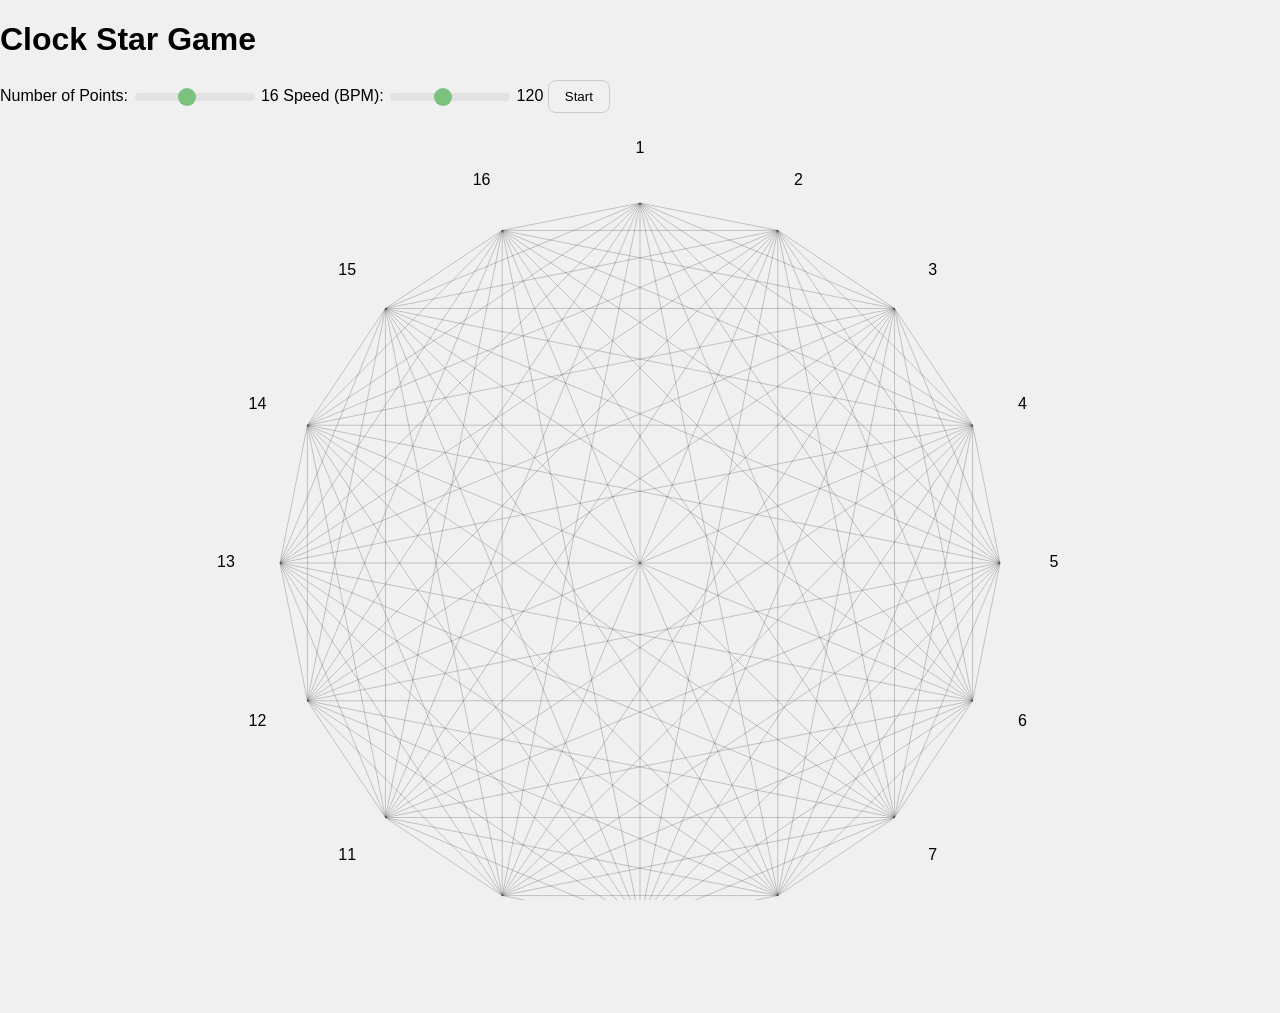
<file: clock-star.html>
<!DOCTYPE html>
<html lang="en">
<head>
    <meta charset="UTF-8">
    <meta name="viewport" content="width=device-width, initial-scale=1.0">
    <title>Clock Star Game</title>
    <link rel="stylesheet" href="clock-star.css">
</head>
<body>
    <h1>Clock Star Game</h1>
    <div id="controls">
        <label for="points">Number of Points:</label>
        <input type="range" id="points" name="points" min="4" max="32" value="16" step="2">
        <span id="points-value">16</span>

        <label for="speed">Speed (BPM):</label>
        <input type="range" id="speed" name="speed" min="30" max="240" value="120">
        <span id="speed-value">120</span>

        <button id="start-stop">Start</button>
    </div>
    <canvas id="star-canvas"></canvas>
    <script src="clock-star.js"></script>
</body>
</html>
</file>
<file: clock-star.css>
:root {
    --background-light: #f0f0f0;
    --background-dark: #1a1a1a;
    --text-light: #000;
    --text-dark: #f0f0f0;
    --panel-light: rgba(255, 255, 255, 0.8);
    --panel-dark: rgba(51, 51, 51, 0.8);
    --border-light: #ccc;
    --border-dark: #666;
    --shadow: 0 4px 12px rgba(0,0,0,0.15);
    --transition-speed: 0.3s;
}

html, body {
    margin: 0;
    padding: 0;
    overflow: hidden;
    width: 100%;
    height: 100%;
    font-family: -apple-system, BlinkMacSystemFont, 'Segoe UI', Roboto, Helvetica, Arial, sans-serif;
    background-color: var(--background-light);
    color: var(--text-light);
}

#canvas-container {
    position: fixed;
    top: 0;
    left: 0;
    width: 100%;
    height: 100%;
    z-index: 1;
    pointer-events: none;
}

#star-canvas {
    display: block;
    width: 100%;
    height: 100%;
    background-color: var(--background-light);
}

#ui-container {
    position: fixed;
    bottom: 20px;
    left: 50%;
    transform: translateX(-50%);
    z-index: 10;
    pointer-events: auto;
    display: flex;
    gap: 1rem;
    align-items: center;
    opacity: 0;
    visibility: hidden;
    transition: opacity var(--transition-speed) ease, visibility var(--transition-speed) ease;
}

body.ui-visible #ui-container {
    opacity: 1;
    visibility: visible;
}

.panel {
    background-color: var(--panel-light);
    backdrop-filter: blur(10px);
    padding: 1rem;
    border-radius: 12px;
    box-shadow: var(--shadow);
    border: 1px solid var(--border-light);
    display: flex;
    align-items: center;
    gap: 1rem;
}

#settings {
    padding: 0.5rem;
}

/* Dark Mode */
body.dark-mode {
    background-color: var(--background-dark);
    color: var(--text-dark);
}

body.dark-mode #star-canvas {
    background-color: var(--background-dark);
}

body.dark-mode .panel {
    background-color: var(--panel-dark);
    border-color: var(--border-dark);
}

body.dark-mode button {
    color: var(--text-dark);
}

/* Controls */
input[type="range"] {
    -webkit-appearance: none;
    appearance: none;
    width: 120px;
    height: 8px;
    background: #ddd;
    border-radius: 5px;
    outline: none;
    opacity: 0.7;
    transition: opacity .2s;
}

input[type="range"]:hover {
    opacity: 1;
}

input[type="range"]::-webkit-slider-thumb {
    -webkit-appearance: none;
    appearance: none;
    width: 18px;
    height: 18px;
    background: #4CAF50;
    cursor: pointer;
    border-radius: 50%;
}

input[type="range"]::-moz-range-thumb {
    width: 18px;
    height: 18px;
    background: #4CAF50;
    cursor: pointer;
    border-radius: 50%;
}

button {
    background: transparent;
    border: 1px solid var(--border-light);
    color: var(--text-light);
    padding: 0.5rem 1rem;
    border-radius: 8px;
    cursor: pointer;
    transition: background-color var(--transition-speed), color var(--transition-speed);
}

button:hover {
    background-color: #4CAF50;
    color: white;
    border-color: #4CAF50;
}

#fullscreen-button {
    padding: 0.5rem;
    display: flex;
    align-items: center;
    justify-content: center;
}

#fullscreen-button svg {
    stroke: currentColor;
}

.toggle-container {
    cursor: pointer;
    font-size: 1.5rem;
    user-select: none;
}

.moon { display: none; }
body.dark-mode .sun { display: none; }
body.dark-mode .moon { display: inline; }
/* Responsive Design */
@media (max-width: 600px) {
    #ui-container {
        flex-direction: column;
        bottom: 10px;
        left: 10px;
        right: 10px;
        transform: translateX(0);
        width: auto;
    }

    .panel {
        width: 100%;
        box-sizing: border-box;
        justify-content: space-between;
    }

    #controls {
        flex-direction: column;
        align-items: stretch;
    }

    input[type="range"] {
        width: 100%;
    }
}
</file>
